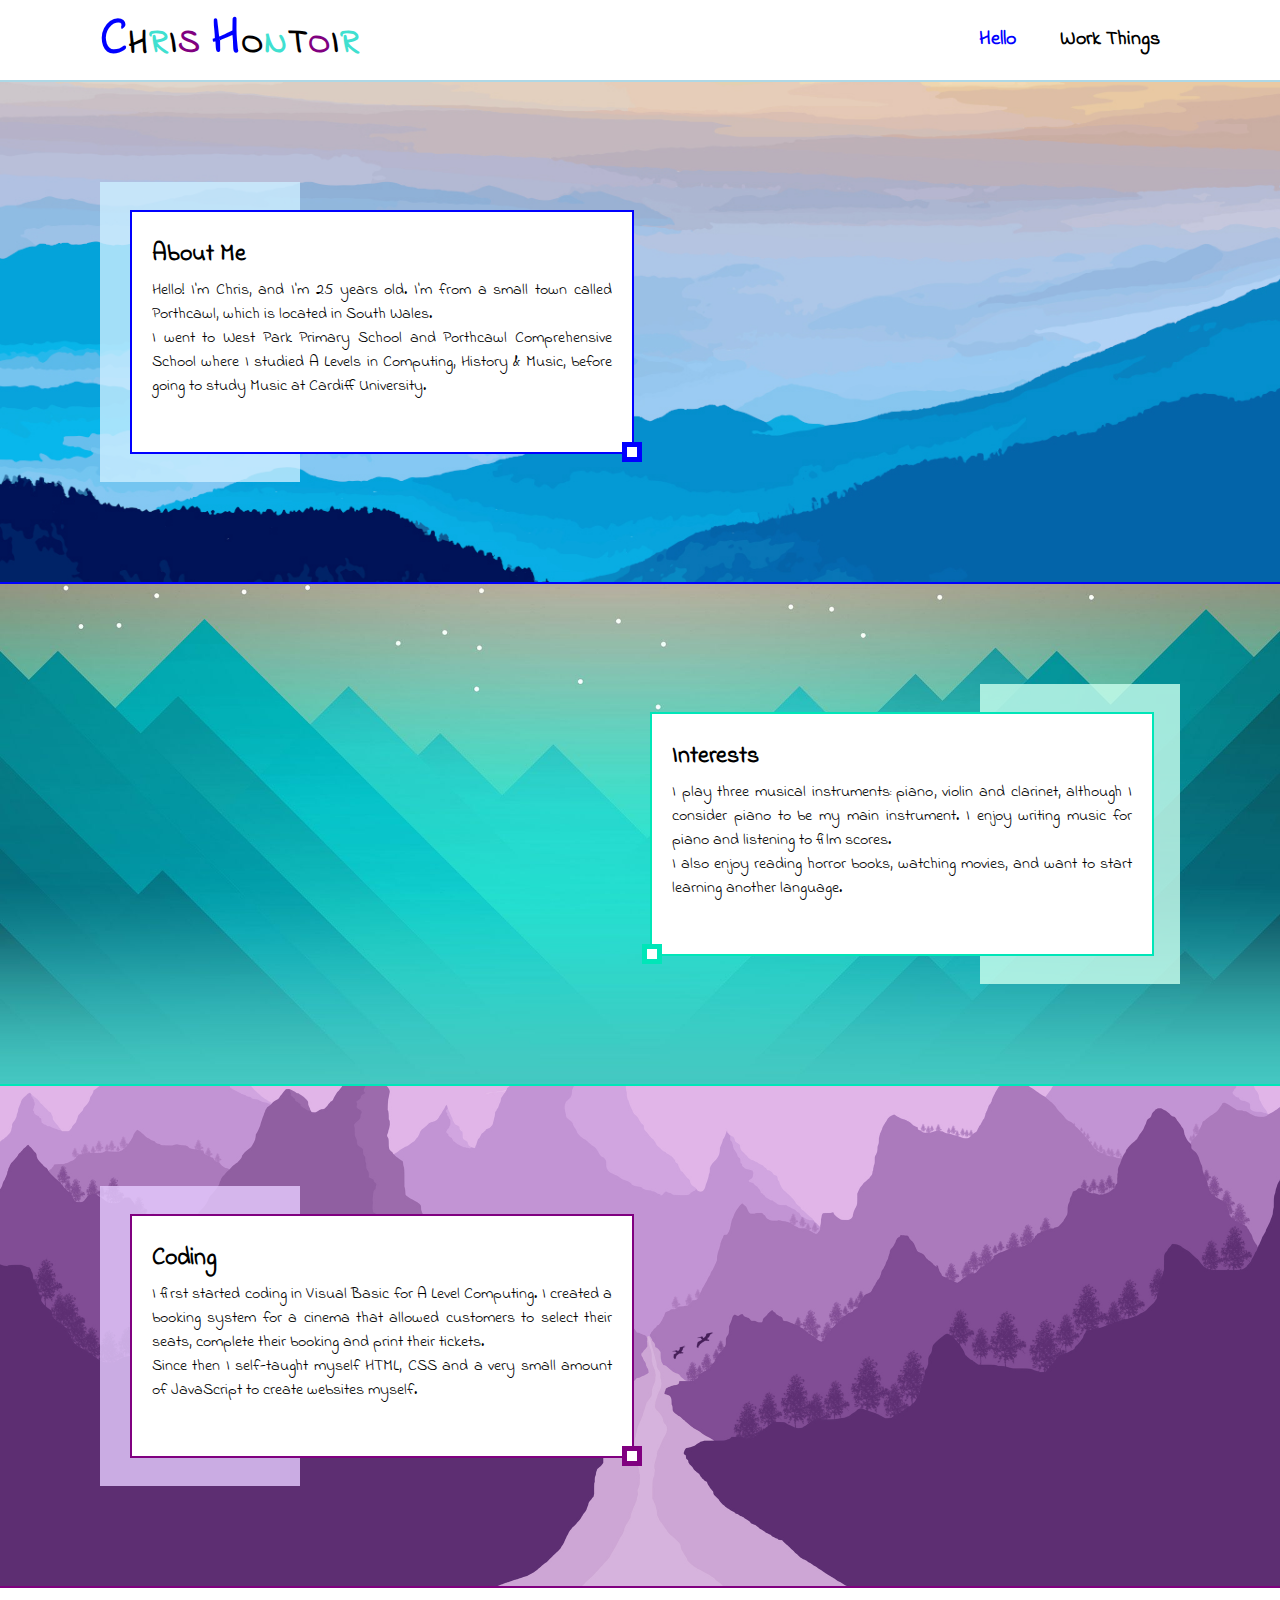
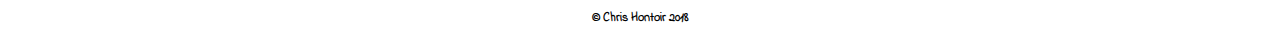
<file: index.html>
<!DOCTYPE html>

<html lang="en" dir="ltr">

  <head>
    <meta charset="utf-8">
    <title>My Website</title>
    <link rel="stylesheet" href="style.css">
    <link href="https://fonts.googleapis.com/css?family=Indie+Flower" rel="stylesheet">
    <meta name="viewport" content="width=device-width", initial-scale="1.0">
  </head>

  <body>

    <header>
      <div class="page_title"><p><span>C</span>h<span id="turquoise">r</span>i<span id="purple">s</span> <span>H</span>o<span id="turquoise">n</span>t<span id="purple">o</span>i<span id="turquoise">r</span></p></div>
      <div class="nav">
        <ul>
          <a href="index.html"><li id="selected">Hello</li></a>
          <a href="work.html"><li>Work Things</li></a>
        </ul>
      </div>
    </header>

    <div class="block">
    </div>

    <div class="content1">
      <div class="content1_color">
        <div class="content1_box">
          <h1>About Me</h1>
          <p>Hello! I'm Chris, and I'm 25 years old. I'm from a small town called Porthcawl, which is located in South Wales.<br>I went to West Park Primary School and Porthcawl Comprehensive School where I studied A Levels in Computing, History & Music, before going to study Music at Cardiff University. </p>
        </div>
        <div class="content1_color2"></div>
      </div>
    </div>

    <div class="content2">
      <div class="content2_color">
        <div class="content2_box">
          <h1>Interests</h1>
          <p>I play three musical instruments: piano, violin and clarinet, although I consider piano to be my main instrument. I enjoy writing music for piano and listening to film scores.<br>I also enjoy reading horror books, watching movies, and want to start learning another language.</p>
        </div>
        <div class="content2_color2"></div>
      </div>
    </div>

    <div class="content3">
      <div class="content3_color">
        <div class="content3_box">
          <h1>Coding</h1>
          <p>I first started coding in Visual Basic for A Level Computing. I created a booking system for a cinema that allowed customers to select their seats, complete their booking and print their tickets.<br>Since then I self-taught myself HTML, CSS and a very small amount of JavaScript to create websites myself.</p>
        </div>
        <div class="content3_color2"></div>
      </div>
    </div>

    <footer>
      <p>&copy; Chris Hontoir 2018</p>
    </footer>

  </body>

</html>
</file>
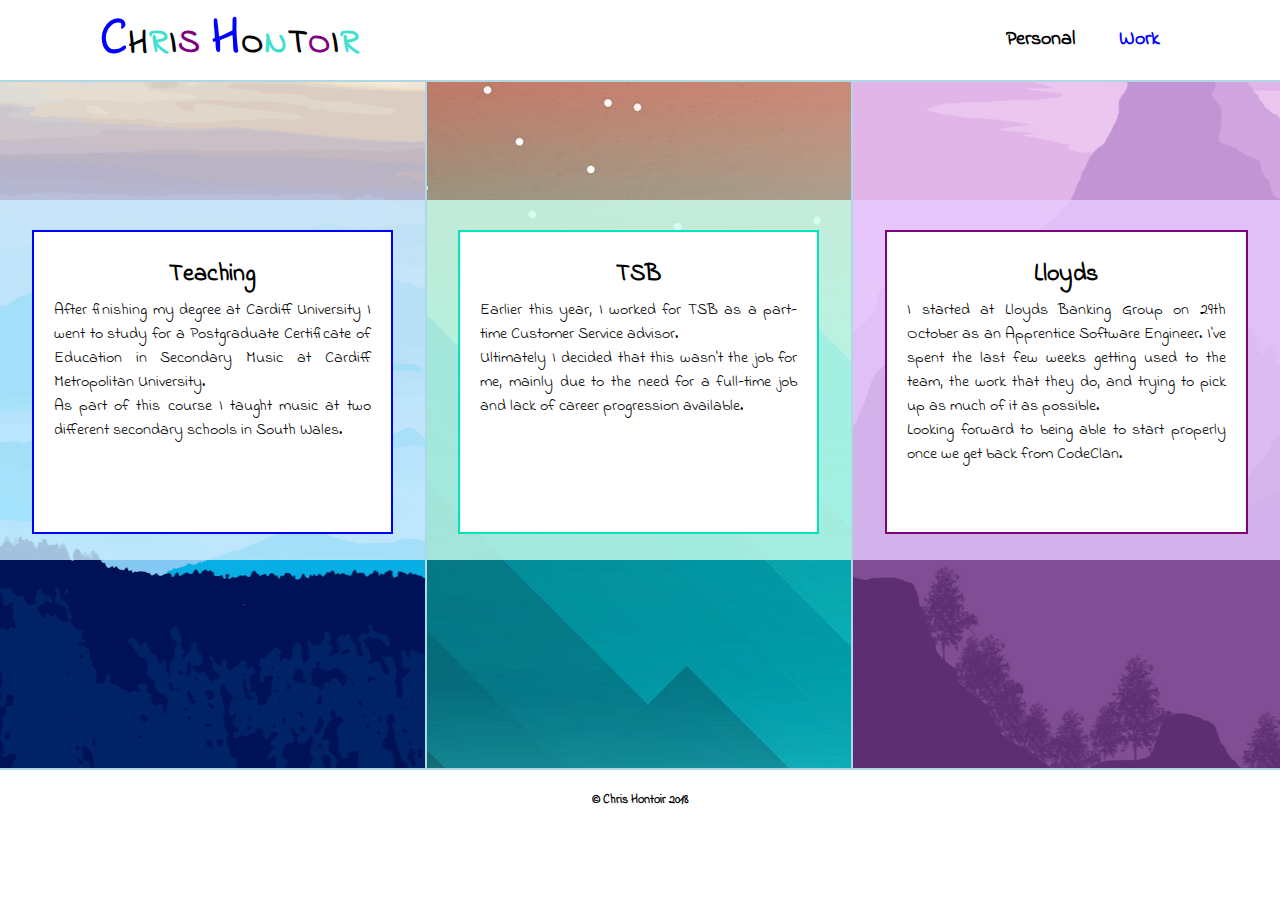
<file: work.html>
<!DOCTYPE html>

<html lang="en" dir="ltr">

  <head>
    <meta charset="utf-8">
    <title>My Website</title>
    <link rel="stylesheet" href="style.css">
    <link href="https://fonts.googleapis.com/css?family=Indie+Flower" rel="stylesheet">
    <meta name="viewport" content="width=device-width", initial-scale="1.0">
  </head>

  <body>

    <header>
      <div class="page_title"><p><span>C</span>h<span id="turquoise">r</span>i<span id="purple">s</span> <span>H</span>o<span id="turquoise">n</span>t<span id="purple">o</span>i<span id="turquoise">r</span></p></div>
      <div class="nav">
        <ul>
          <a href="index.html"><li>Personal</li></a>
          <a href="work.html"><li id="selected">Work</li></a>
        </ul>
      </div>
    </header>

    <div class="block">
    </div>

    <div class="content1_work">
      <div class="content1_color_work">
        <div class="content1_box_work">
          <h1>Teaching</h1>
          <p>After finishing my degree at Cardiff University I went to study for a Postgraduate Certificate of Education in Secondary Music at Cardiff Metropolitan University.<br>As part of this course I taught music at two different secondary schools in South Wales.</p>
        </div>
      </div>
    </div>

    <div class="content2_work">
      <div class="content2_color_work">
        <div class="content2_box_work">
          <h1>TSB</h1>
          <p>Earlier this year, I worked for TSB as a part-time Customer Service advisor.<br>Ultimately I decided that this wasn't the job for me, mainly due to the need for a full-time job and lack of career progression available.</p>
        </div>
      </div>
    </div>

    <div class="content3_work">
      <div class="content3_color_work">
        <div class="content3_box_work">
          <h1>Lloyds</h1>
          <p>I started at Lloyds Banking Group on 29th October as an Apprentice Software Engineer. I've spent the last few weeks getting used to the team, the work that they do, and trying to pick up as much of it as possible.<br>Looking forward to being able to start properly once we get back from CodeClan.</p>
        </div>
      </div>
    </div>

    <footer id="footer_work">
      <p>&copy; Chris Hontoir 2018<br></p>
    </footer>

  </body>

</html>
</file>
<file: style.css>
body {
  max-width: 1300px;
  padding: 0;
  margin: 0 auto;
  font-family: 'Indie Flower', cursive;
  position: relative;
}

header {
  padding: 0;
  width: 100%;
  max-width: 1300px;
  margin: 0 auto;
  background-color: white;
  height: 80px;
  border-bottom: 2px solid lightblue;
  position: fixed;
  z-index: 999;
}

.page_title {
  width: 50%;
  display: inline-block;
  height: 80px;
  font-weight: 700;
}

.page_title p {
  margin-left: 100px;
  margin-top: 0;
  height: 80px;
  line-height: 80px;
  font-size: 34px;
  letter-spacing: 1px;
  text-transform: uppercase;
}

.page_title p span {
  font-size: 50px;
  color: blue;
}

#turquoise {
  color: turquoise;
  font-size: 34px;
}

#purple {
  color: purple;
  font-size: 34px;
}

.nav {
  width: 50%;
  height: 80px;
  display: inline-block;
  position: absolute;
  margin: 0;
  padding: 0;
  text-align: right;
  font-weight: 700;
}

.nav ul {
  margin: 0;
  padding: 0;
  margin-right: 100px;
}

.nav ul li {
  list-style: none;
  display: inline-block;
  margin: 0;
  padding: 0 20px;
  height: 80px;
  line-height: 80px;
  font-size: 20px;
}

.nav ul a {
  text-decoration: none;
  color: black;
}

.nav ul li:hover {
  color: blue;
  cursor: pointer;
  border-bottom: 2px solid blue;
}

#selected {
  color: blue;
}

br {
  font-size: 25px;
}

.content1 {
  margin: 0;
  padding: 0;
  width: 100%;
  max-width: 1296px;
  height: 500px;
  background-image: url("background1.jpg");
  background-position: center;
  background-size: cover;
  border-bottom: 2px solid blue;
  border-left: 2px solid lightblue;
  border-right: 2px solid lightblue;
  position: absolute;
  top: 82px;
}

.content1_color {
  width: 200px;
  height: 300px;
  background-color: rgba(204, 238, 255, 0.8);
  position: relative;
  top: 100px;
  left: 100px;
}

.content1_color2 {
  width: 10px;
  height: 10px;
  background-color: white;
  position: relative;
  left: 522px;
  top: 16px;
  z-index: 3;
  border: 5px solid blue;
}

.content1_box {
  width: 500px;
  height: 240px;
  background-color: white;
  position: relative;
  top: 28px;
  left: 30px;
  border: 2px solid blue;
  z-index: 2;
}

.content1_box h1 {
  margin: 0;
  padding-top: 25px;
  padding-left: 20px;
  font-size: 24px;
}

.content1_box p {
  margin: 0;
  padding-top: 6px;
  padding-left: 20px;
  padding-right: 20px;
  text-align: justify;
}

.content2 {
  margin: 0;
  padding: 0;
  width: 100%;
  max-width: 1296px;
  height: 500px;
  background-image: url("background2.jpg");
  background-position: center;
  background-size: cover;
  border-bottom: 2px solid #00e6b8;
  border-left: 2px solid lightblue;
  border-right: 2px solid lightblue;
  position: absolute;
  top: 584px;
}

.content2_color {
  width: 200px;
  height: 300px;
  background-color: rgba(204, 255, 238, 0.8);
  position: relative;
  top: 100px;
  left: calc(100% - 300px);
}

.content2_color2 {
  width: 10px;
  height: 10px;
  background-color: white;
  position: relative;
  left: -338px;
  top: 16px;
  z-index: 3;
  border: 5px solid #00e6b8;
}

.content2_box {
  width: 500px;
  height: 240px;
  background-color: white;
  position: relative;
  top: 28px;
  right: 330px;
  border: 2px solid #00e6b8;
  z-index: 2;
}

.content2_box h1 {
  margin: 0;
  padding-top: 25px;
  padding-left: 20px;
  font-size: 24px;
}

.content2_box p {
  margin: 0;
  padding-top: 6px;
  padding-left: 20px;
  padding-right: 20px;
  text-align: justify;
}

.content3 {
  margin: 0;
  padding: 0;
  width: 100%;
  max-width: 1296px;
  height: 500px;
  background-image: url("background3.jpg");
  background-position: center;
  background-size: cover;
  border-bottom: 2px solid purple;
  border-left: 2px solid lightblue;
  border-right: 2px solid lightblue;
  position: absolute;
  top: 1086px;
}

.content3_color {
  width: 200px;
  height: 300px;
  background-color: rgba(230, 204, 255, 0.8);
  position: relative;
  top: 100px;
  left: 100px;
}

.content3_color2 {
  width: 10px;
  height: 10px;
  background-color: white;
  position: relative;
  left: 522px;
  top: 16px;
  z-index: 3;
  border: 5px solid purple;
}

.content3_box {
  width: 500px;
  height: 240px;
  background-color: white;
  position: relative;
  top: 28px;
  left: 30px;
  border: 2px solid purple;
  z-index: 2;
}

.content3_box h1 {
  margin: 0;
  padding-top: 25px;
  padding-left: 20px;
  font-size: 24px;
}

.content3_box p {
  margin: 0;
  padding-top: 6px;
  padding-left: 20px;
  padding-right: 20px;
  text-align: justify;
}

footer {
  width: 100%;
  max-width: 1300px;
  margin: 0;
  padding: 0;
  height: 60px;
  position: absolute;
  top: 1588px;
}

footer p {
  width: 200px;
  margin: 0 auto;
  height: 60px;
  line-height: 60px;
  font-size: 12px;
  font-weight: 700;
  text-align: center;
}

.content1_work {
  float: left;
  width: calc(33.33% - 2px);
  max-width: calc((1298px/3) - 2px);
  height: 100vh;
  max-height: 768px;
  border-right: 2px solid lightblue;
  border-bottom: 2px solid lightblue;
  border-left: 2px solid lightblue;
  background-image: url("background1.jpg");
}

.content1_color_work {
  width: 100%;
  height: 360px;
  background-color: rgba(204, 238, 255, 0.8);
  position: relative;
  top: 200px;
  left: 0%;
}

.content1_color2_work {
  width: 10px;
  height: 10px;
  background-color: white;
  position: relative;
  left: 522px;
  top: 16px;
  z-index: 3;
  border: 5px solid blue;
}

.content1_box_work {
  width: 84%;
  height: 300px;
  left: 7.5%;
  top: 30px;
  background-color: white;
  position: relative;
  border: 2px solid blue;
  z-index: 2;
}

.content1_box_work h1 {
  margin: 0;
  padding-top: 25px;
  text-align: center;
  font-size: 24px;
}

.content1_box_work p {
  margin: 0;
  padding-top: 6px;
  padding-left: 20px;
  padding-right: 20px;
  text-align: justify;
}

.content2_work {
  float: left;
  width: calc(33.33% - 2px);
  max-width: calc((1298px/3) - 2px);
  height: 100vh;
  max-height: 768px;
  border-right: 2px solid lightblue;
  border-bottom: 2px solid lightblue;
  background-image: url("background2.jpg");
}

.content2_color_work {
  width: 100%;
  height: 360px;
  background-color: rgba(204, 255, 238, 0.8);
  position: relative;
  top: 200px;
  left: 0%;
}

.content2_color2_work {
  width: 10px;
  height: 10px;
  background-color: white;
  position: relative;
  left: 522px;
  top: 16px;
  z-index: 3;
  border: 5px solid blue;
}

.content2_box_work {
  width: 84%;
  height: 300px;
  left: 7.5%;
  top: 30px;
  background-color: white;
  position: relative;
  border: 2px solid #00e6b8;
  z-index: 2;
}

.content2_box_work h1 {
  margin: 0;
  padding-top: 25px;
  font-size: 24px;
  text-align: center;
}

.content2_box_work p {
  margin: 0;
  padding-top: 6px;
  padding-left: 20px;
  padding-right: 20px;
  text-align: justify;
}

.content3_work {
  background-image: url("background3.jpg");
  width: 33.33%;
  max-width: calc((1298px/3) - 2px);
  height: 100vh;
  max-height: 768px;
  float: left;
  border-bottom: 2px solid lightblue;
  border-right: 2px solid lightblue;
}

.content3_color_work {
  width: 100%;
  height: 360px;
  background-color: rgba(230, 204, 255, 0.8);
  position: relative;
  top: 200px;
  left: 0%;
}

.content3_color2_work {
  width: 10px;
  height: 10px;
  background-color: white;
  position: relative;
  left: 522px;
  top: 16px;
  z-index: 3;
  border: 5px solid blue;
}

.content3_box_work {
  width: 84%;
  height: 300px;
  left: 7.5%;
  top: 30px;
  background-color: white;
  position: relative;
  border: 2px solid purple;
  z-index: 2;
}

.content3_box_work h1 {
  margin: 0;
  padding-top: 25px;
  text-align: center;
  font-size: 24px;
}

.content3_box_work p {
  margin: 0;
  padding-top: 6px;
  padding-left: 20px;
  padding-right: 20px;
  text-align: justify;
}

#footer_work {
  position: static;
  height: 60px;
}

#footer_work p {
  height: 60px;
  line-height: 60px;
}

#footer_work p br {
  font-size: 50px;
}

@media only screen and (max-width: 1296px) {
  .content1 {
    border-left: none;
    border-right: none;
  }

  .content2 {
    border-left: none;
    border-right: none;
  }

  .content3 {
    border-left: none;
    border-right: none;
  }

  .content1_work {
    border-left: none;
  }

  .content3_work {
    border-right: none
  }
}

@media only screen and (max-width: 1150px) {
  .content1_box_work {
    font-size: 15px;
  }

  .content2_box_work {
    font-size: 15px;
  }

  .content3_box_work {
    font-size: 15px;
  }
}

@media only screen and (max-width: 1000px) {
  .content1_box_work {
    font-size: 14px;
  }

  .content2_box_work {
    font-size: 14px;
  }

  .content3_box_work {
    font-size: 14px;
  }
}

@media only screen and (max-width: 940px) {
  .content1_box_work {
    font-size: 13px;
  }

  .content2_box_work {
    font-size: 13px;
  }

  .content3_box_work {
    font-size: 13px;
  }
}

@media only screen and (max-width: 850px) {
  .content1_box_work {
    font-size: 12px;
  }

  .content2_box_work {
    font-size: 12px;
  }

  .content3_box_work {
    font-size: 12px;
  }
}

@media only screen and (max-width: 744px) {
  header {
    height: 160px;
    opacity: 1;
  }

  .page_title {
    width: 100%;
  }

  .page_title p {
    margin: 0 auto;
    width: 300px;
    text-align: center;
    margin-top: 15px;
  }

  .nav {
    width: 100%;
  }

  .nav ul {
    margin: 0 auto;
    width: 300px;
    text-align: center;
  }

  .nav ul li {
    margin: 0 auto;
    text-align: center;
  }

  .content1_color {
    width: 90%;
    margin: 0 auto;
    left: 0;
    top: 140px;
  }

  .content1_color2 {
    display: none;
  }

  .content1_box {
    width: 90%;
    margin: 0 auto;
    left: 0;
  }

  .content2 {
    height: 420px;
  }

  .content2_color {
    width: 90%;
    margin: 0 auto;
    left: 0;
    top: 60px;
  }

  .content2_color2 {
    display: none;
  }

  .content2_box {
    width: 90%;
    margin: 0 auto;
    left: 0;
  }

  .content3 {
    height: 420px;
    top: calc(1086px - 80px);
  }

  .content3_color {
    width: 90%;
    margin: 0 auto;
    left: 0;
    top: 60px;
  }

  .content3_color2 {
    display: none;
  }

  .content3_box {
    width: 90%;
    margin: 0 auto;
    left: 0;
  }

  footer {
    top: calc(1588px - 160px);
  }

  .content1_work {
    margin: 0;
    padding: 0;
    width: 100%;
    max-width: none;
    height: 500px;
    background-color: #eee;
    background-image: url("background1.jpg");
    background-position: center;
    background-size: cover;
    border-bottom: 2px solid blue;
    position: absolute;
    top: 82px;
  }

  .content1_color_work {
    width: 90%;
    height: 300px;
    margin: 0 auto;
    left: 0;
    top: 140px;
  }

  .content1_box_work {
    height: 240px;
    background-color: white;
    position: relative;
    top: 28px;
    border: 2px solid blue;
    z-index: 2;
    width: 90%;
    margin: 0 auto;
    left: 0;
    font-size: 16px;
  }

  .content2_work {
    margin: 0;
    padding: 0;
    width: 100%;
    max-width: none;
    height: 420px;
    background-image: url("background2.jpg");
    background-position: center;
    background-size: cover;
    border-bottom: 2px solid #00e6b8;
    position: absolute;
    top: 584px;
  }

  .content2_color_work {
    height: 300px;
    background-color: rgba(204, 255, 238, 0.8);
    position: relative;
    width: 90%;
    margin: 0 auto;
    left: 0;
    top: 60px;
  }

  .content2_box_work {
    height: 240px;
    background-color: white;
    position: relative;
    top: 28px;
    border: 2px solid #00e6b8;
    z-index: 2;
    width: 90%;
    margin: 0 auto;
    left: 0;
    font-size: 16px;
  }

  .content3_work {
    margin: 0;
    padding: 0;
    width: 100%;
    max-width: none;
    background-image: url("background3.jpg");
    background-position: center;
    background-size: cover;
    border-bottom: 2px solid purple;
    position: absolute;
    height: 420px;
    top: calc(1086px - 80px);
  }

  .content3_color_work {
    height: 300px;
    background-color: rgba(230, 204, 255, 0.8);
    position: relative;
    width: 90%;
    margin: 0 auto;
    left: 0;
    top: 60px;
  }

  .content3_box_work {
    height: 240px;
    background-color: white;
    position: relative;
    top: 28px;
    border: 2px solid purple;
    z-index: 2;
    width: 90%;
    margin: 0 auto;
    left: 0;
    font-size: 16px;
  }

  #footer_work {
    position: absolute;
    top: calc(1588px - 160px);
  }
}

@media only screen and (max-width: 600px) {
  .content1_box {
    font-size: 14px;
  }

  .content2_box {
    font-size: 14px;
  }

  .content3_box {
    font-size: 14px;
  }

  .content1_box_work {
    font-size: 14px;
  }

  .content2_box_work {
    font-size: 14px;
  }

  .content3_box_work {
    font-size: 14px;
  }
}

@media only screen and (max-width: 466px) {
  .content1_box {
    font-size: 13px;
    width: 80%;
  }

  .content2_box {
    font-size: 13px;
    width: 80%;
  }

  .content3_box {
    font-size: 13px;
    width: 80%;
  }

  .content1_box_work {
    font-size: 13px;
    width: 80%;
  }

  .content2_box_work {
    font-size: 13px;
    width: 80%;
  }

  .content3_box_work {
    font-size: 13px;
    width: 80%;
  }
}

@media only screen and (max-width: 422px) {
  .content1_box {
    font-size: 12px;
  }

  .content2_box {
    font-size: 12px;
  }

  .content3_box {
    font-size: 12px;
  }

  .content1_box_work {
    font-size: 12px;
  }

  .content2_box_work {
    font-size: 12px;
  }

  .content3_box_work {
    font-size: 12px;
  }
}
</file>
